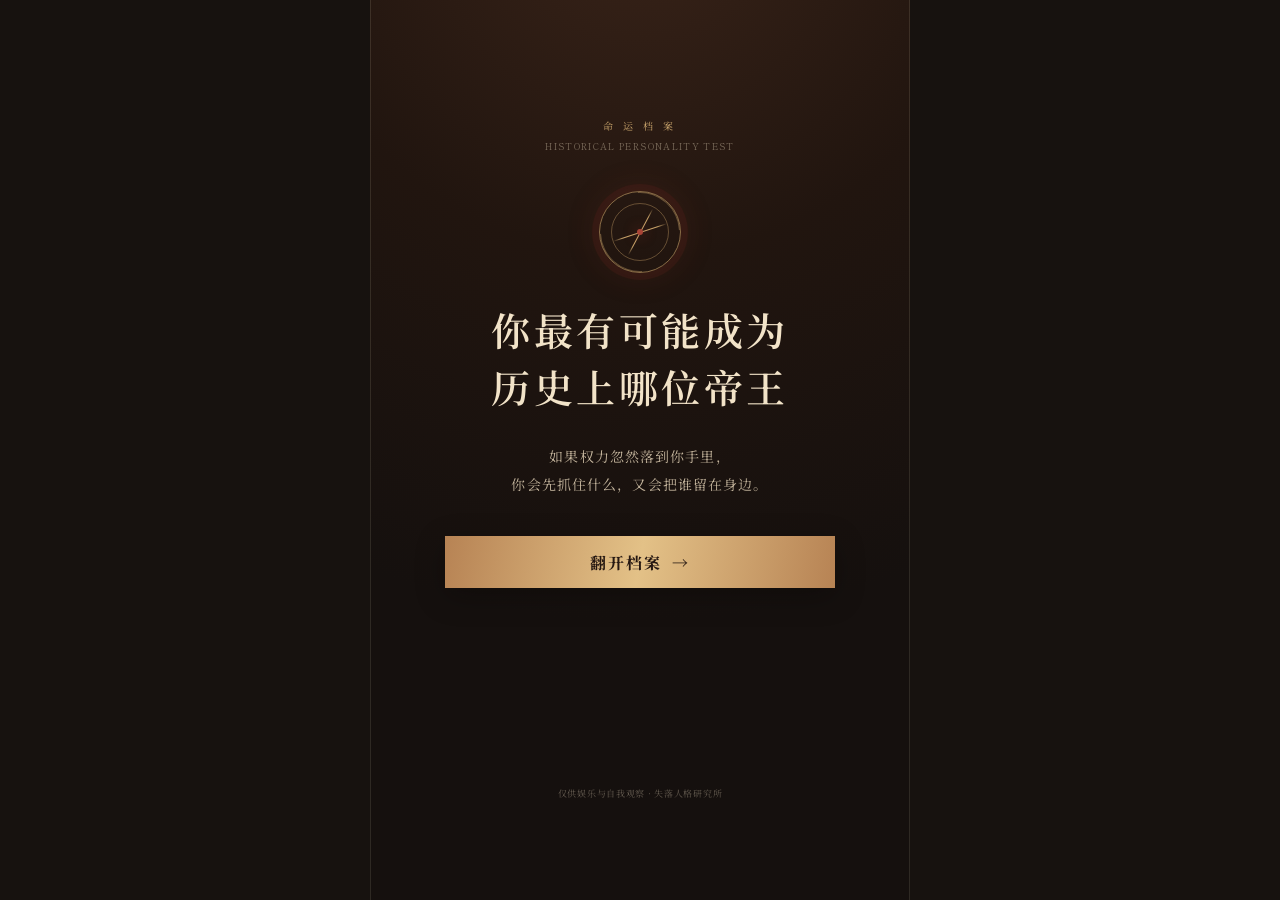
<file: historical-emperors/index.html>
<!doctype html>
<html lang="zh-CN">
  <head>
    <meta charset="UTF-8" />
    <meta name="viewport" content="width=device-width, initial-scale=1.0, maximum-scale=1.0, user-scalable=no" />
    <meta name="theme-color" content="#120f11" />
    <title>你最有可能成为历史上哪位帝王</title>
    <script type="module" crossorigin src="/historical-emperors/assets/index-CwYvQd5s.js"></script>
    <link rel="modulepreload" crossorigin href="/historical-emperors/assets/rolldown-runtime-jpDsebLB.js">
    <link rel="modulepreload" crossorigin href="/historical-emperors/assets/react-BRhEU8Ni.js">
    <link rel="stylesheet" crossorigin href="/historical-emperors/assets/index-6QpeG0G1.css">
  </head>
  <body>
    <div id="root"></div>
  </body>
</html>
</file>
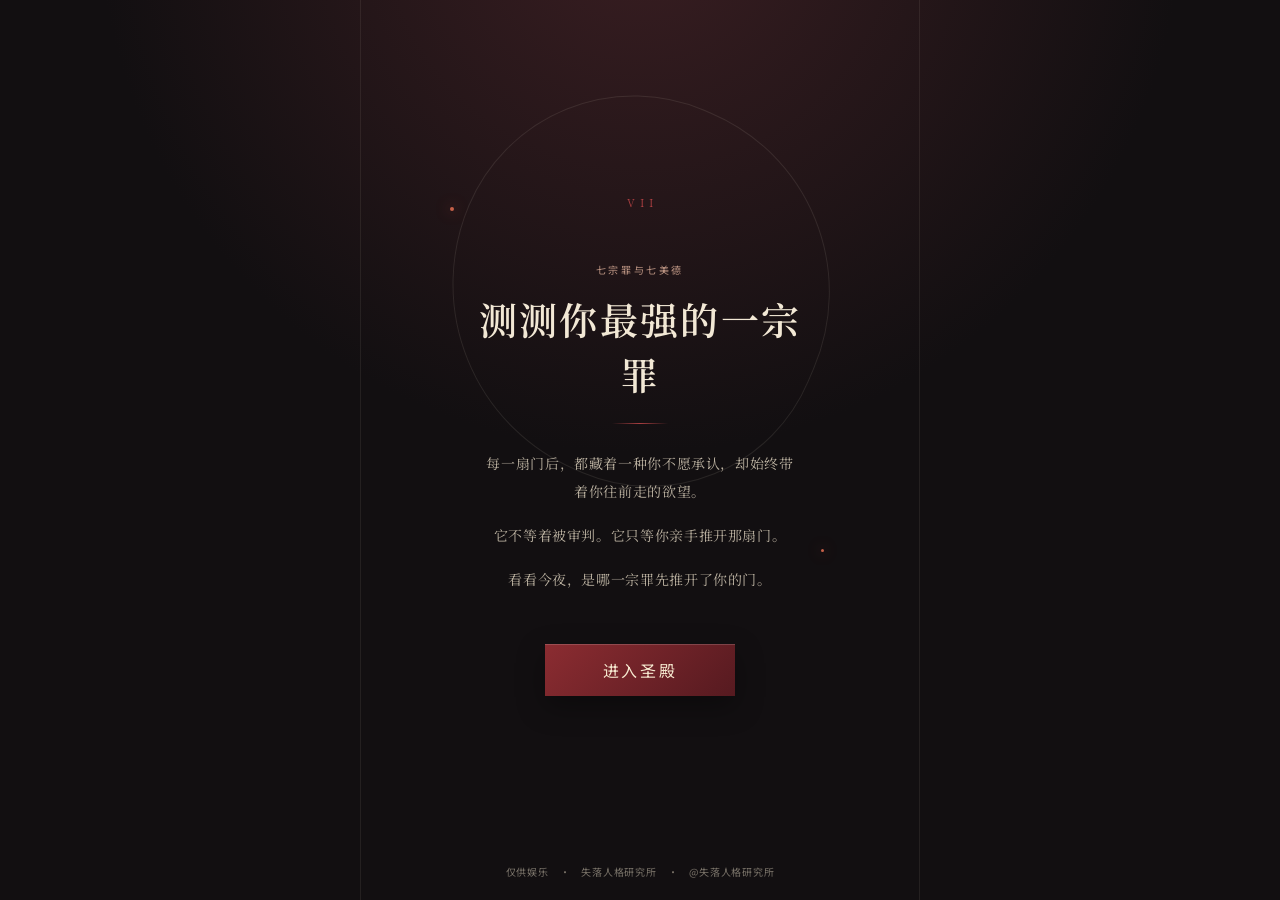
<file: seven-sins-virtues/index.html>
<!doctype html>
<html lang="zh-CN">
  <head>
    <meta charset="UTF-8" />
    <meta name="viewport" content="width=device-width, initial-scale=1.0, maximum-scale=1.0, user-scalable=no" />
    <meta name="theme-color" content="#120f11" />
    <title>七宗罪与七美德</title>
    <script type="module" crossorigin src="/seven-sins-virtues/assets/index-BKgSpba-.js"></script>
    <link rel="modulepreload" crossorigin href="/seven-sins-virtues/assets/rolldown-runtime-BYbx6iT9.js">
    <link rel="modulepreload" crossorigin href="/seven-sins-virtues/assets/charts-CuXsJ_tn.js">
    <link rel="modulepreload" crossorigin href="/seven-sins-virtues/assets/motion-B8tCC9ZH.js">
    <link rel="modulepreload" crossorigin href="/seven-sins-virtues/assets/react-ojnCC_Fg.js">
    <link rel="stylesheet" crossorigin href="/seven-sins-virtues/assets/index-CsmIAgNM.css">
  </head>
  <body>
    <div id="root"></div>
  </body>
</html>
</file>
<file: historical-emperors/assets/index-6QpeG0G1.css>
@import "https://fonts.googleapis.com/css2?family=Noto+Serif+SC:wght@400;500;600;700&family=Shippori+Mincho:wght@400;500&display=swap";*{box-sizing:border-box}html{background:#17120f}body{color:#e8dbc4;background:#17120f;min-width:320px;margin:0;font-family:Noto Serif SC,serif}button{font:inherit}:root{--ink:#15100e;--paper:#e7d8bc;--dim:#a99981;--red:#9e342b;--gold:#caa46a;--line:#e7d8bc2b}.app-shell{background:radial-gradient(circle at 50% -12%, #3a2419 0%, #21150f 35%, var(--ink) 70%);max-width:540px;min-height:100svh;margin:0 auto;position:relative;overflow:hidden}.map-grain{opacity:.18;background-image:linear-gradient(90deg,#0000 49.7%,#e2ceac2e 50%,#0000 50.3%),linear-gradient(#0000 49.7%,#e2ceac1f 50%,#0000 50.3%);background-size:88px 88px;position:absolute;inset:0;-webkit-mask-image:radial-gradient(circle at 50% 35%,#000,#0000 74%);mask-image:radial-gradient(circle at 50% 35%,#000,#0000 74%)}.intro-shell{place-items:center;padding:42px 24px 24px;display:grid}.intro-card{z-index:1;text-align:center;width:min(100%,390px);position:relative}.archive-mark,.intro-index,.question-label{color:#cba66d;letter-spacing:.35em;margin:0;font-size:10px}.intro-index{color:#e7d8bc6b;letter-spacing:.15em;margin-top:8px;font:9px/1.4 Shippori Mincho,serif}.map-mark,.loading-mark{border:1px solid #caa46a9e;border-radius:50%;width:82px;height:82px;margin:38px auto 28px;position:relative;box-shadow:0 0 0 7px #9e342b1c,0 0 35px #9e342b2b}.map-mark:before,.map-mark:after,.loading-mark:before,.loading-mark:after{content:"";border:1px solid #caa46a66;border-radius:50%;position:absolute;inset:11px}.map-mark:after,.loading-mark:after{border-inline-color:#0000;inset:0;transform:rotate(42deg)}.map-mark i,.map-mark b,.map-mark em,.loading-mark i,.loading-mark b,.loading-mark em{display:block;position:absolute}.map-mark i,.loading-mark i{background:linear-gradient(#0000,#caa46a 18% 82%,#0000);width:1px;top:14px;bottom:14px;left:50%;transform:rotate(28deg)}.map-mark b,.loading-mark b{background:linear-gradient(90deg,#0000,#caa46a 18% 82%,#0000);height:1px;top:50%;left:12px;right:12px;transform:rotate(-18deg)}.map-mark em,.loading-mark em{background:#a94436;border-radius:50%;width:6px;height:6px;top:calc(50% - 3px);left:calc(50% - 3px);box-shadow:0 0 13px #9e342bcc}.intro-card h1{color:#f2e3c8;letter-spacing:.09em;margin:0;font-size:clamp(29px,8vw,39px);font-weight:600;line-height:1.45}.intro-copy{color:#c3b49c;letter-spacing:.08em;margin:28px 0 38px;font-size:14px;line-height:2}.primary-button,.secondary-button{cursor:pointer;border:0;justify-content:center;align-items:center;gap:10px;width:100%;transition:transform .2s,filter .2s;display:flex}.primary-button{color:#261812;letter-spacing:.12em;background:linear-gradient(100deg,#b78354,#e3c187,#b78354);min-height:52px;font-weight:700;box-shadow:0 8px 30px #00000042}.primary-button:hover{filter:brightness(1.08);transform:translateY(-1px)}.intro-shell footer{z-index:1;color:#e7d8bc61;letter-spacing:.08em;margin-top:48px;font-size:9px;position:relative}.quiz-shell{flex-direction:column;padding:24px 22px 30px;display:flex}.quiz-header{color:#a99981;letter-spacing:.1em;align-items:center;gap:14px;font-size:10px;display:flex}.back-button{color:#cfb58b;border:1px solid var(--line);background:0 0;place-items:center;width:30px;height:30px;display:grid}.back-button:disabled{opacity:.25}.progress-wrap{background:#e7d8bc1f;flex:1;height:2px;overflow:hidden}.progress-wrap i{background:linear-gradient(90deg,#9e342b,#d5af74);height:100%;transition:width .3s;display:block}.question-card{flex-direction:column;flex:1;justify-content:center;padding:32px 0 20px;display:flex}.question-card h2{color:#f0e2cb;letter-spacing:.05em;margin:15px 0 36px;font-size:clamp(24px,6.8vw,31px);font-weight:500;line-height:1.65}.options{gap:11px;display:grid}.option{color:#d8c9b1;text-align:left;border:1px solid var(--line);cursor:pointer;background:#ffffff06;align-items:flex-start;gap:14px;min-height:72px;padding:16px 14px;transition:all .2s;display:flex}.option:hover{background:#9e342b1a;border-color:#caa46aa6}.option:disabled{opacity:.7}.option b{color:#c69a60;letter-spacing:.14em;font-size:11px}.option span{letter-spacing:.03em;font-size:13px;line-height:1.75}.quiz-note{color:#e7d8bc59;text-align:center;letter-spacing:.08em;margin:22px 0 0;font-size:10px}.loading-shell{text-align:center;align-content:center;place-items:center;gap:12px;display:grid}.loading-mark{width:72px;height:72px;margin:0 0 12px;animation:2s ease-in-out infinite map-pulse}.loading-mark:before{inset:10px}.loading-mark i{top:12px;bottom:12px}.loading-mark b{left:10px;right:10px}.loading-shell p{color:#ebdbc2;letter-spacing:.15em;margin:0}.loading-shell small{color:#9f917d;letter-spacing:.08em;font-size:10px}.result-shell{padding:20px 15px 32px}.result-capture{background:linear-gradient(160deg,#211812,#17120f 42%,#25180f);border:1px solid #caa46a40;padding:21px 17px 22px;overflow:hidden}.report-top{color:#c8a873;border-bottom:1px solid var(--line);letter-spacing:.22em;justify-content:space-between;padding-bottom:13px;font-size:9px;display:flex}.report-top i{color:#b55c49;font-style:normal}.verdict{text-align:center;padding:35px 8px 25px}.verdict>p{color:#bca27c;letter-spacing:.25em;margin:0;font-size:10px}.verdict h1{color:#f2e2c5;letter-spacing:.14em;margin:13px 0 15px;font-size:34px}.axis-tags{flex-wrap:wrap;justify-content:center;gap:8px;display:flex}.axis-tags span{color:#d7b982;letter-spacing:.12em;border:1px solid #caa46a73;padding:5px 8px;font-size:9px}.verdict blockquote{color:#d7c5a8;text-align:left;margin:22px auto 0;font-size:14px;line-height:1.9}.radar-section{border-block:1px solid var(--line);padding:17px 0 6px}.radar-section>p{color:#bca98c;letter-spacing:.15em;justify-content:space-between;margin:0 6px;font-size:10px;display:flex}.radar-section>p span{color:#a56251;font-size:8px}.radar{width:100%;max-width:330px;margin:7px auto 0;display:block}.radar-grid,.radar-outline{fill:none;stroke:#e7d8bc26;stroke-width:1px}.radar-outline{stroke:#caa46a52}.radar-value{fill:#9e342b52;stroke:#c36a53;stroke-width:2px}.radar-dot{fill:#e2b879}.radar-label{fill:#d7c5a8;text-anchor:middle;dominant-baseline:middle;font-size:12px}.report-sections{padding:11px 4px 0}.report-sections article{padding:25px 3px 0}.report-sections h2{color:#d4a269;letter-spacing:.15em;margin:0 0 13px;font-size:12px}.report-sections h2:before{content:"▣";color:#9e342b;margin-right:7px}.report-sections p{color:#dfd0bb;letter-spacing:.035em;margin:0;font-size:13px;line-height:2}.report-sections p+p{margin-top:15px}.report-footer{border-top:1px solid var(--line);color:#e7d8bc59;text-align:center;letter-spacing:.06em;margin-top:30px;padding-top:15px;font-size:9px}.result-actions{gap:10px;margin-top:17px;display:grid}.secondary-button{color:#c5b69f;border:1px solid var(--line);letter-spacing:.1em;background:0 0;min-height:46px;font-size:13px}@keyframes map-pulse{50%{opacity:.72;transform:scale(.94)}}@media (width>=620px){.app-shell{border-inline:1px solid #e7d8bc1f}.result-shell{padding-top:34px}.result-capture{padding:27px 30px}}
</file>
<file: seven-sins-virtues/assets/index-CsmIAgNM.css>
@import "https://fonts.googleapis.com/css2?family=Noto+Serif+SC:wght@400;500;600;700&family=Noto+Sans+SC:wght@400;500;600&display=swap";*{box-sizing:border-box}html{background:#120f11}body{color:#eadfc9;background:#120f11;min-width:320px;margin:0;font-family:Noto Sans SC,Microsoft YaHei,sans-serif}button{font:inherit}:root{--ink:#120f11;--stone:#282124;--bone:#eadfc9;--ash:#94877d;--ember:#a83e40;--ember-dark:#641f25;--line:#eadfc92e}.site-shell{background:radial-gradient(circle at 50% -10%, #3a1e22 0, var(--ink) 46%);min-height:100svh;overflow:hidden}.screen-frame{width:min(100%,560px);min-height:100svh;margin:0 auto;padding:28px 24px 20px;position:relative}.eyebrow{color:#be9684;letter-spacing:.26em;text-transform:uppercase;margin:0;font-size:10px}.quiet-footer{color:#eadfc97a;letter-spacing:.08em;text-align:center;font-size:10px;line-height:1.7}.intro-screen{isolation:isolate;flex-direction:column;justify-content:center;align-items:center;padding-bottom:38px;display:flex}.intro-screen:before{content:"";aspect-ratio:1;z-index:-1;border:1px solid #eadfc91a;border-radius:48% 52% 46% 54%;width:min(80vw,380px);position:absolute;top:11vh;transform:rotate(23deg)}.intro-mark{color:#a83e40;letter-spacing:.42em;text-indent:.42em;margin-bottom:52px;font-family:Noto Serif SC,serif;font-size:11px}.intro-copy{text-align:center;max-width:350px}.intro-copy h1{letter-spacing:.06em;color:#f2e8d5;margin:14px 0 22px;font:600 clamp(27px,8vw,38px)/1.45 Noto Serif SC,serif}.intro-copy p:not(.eyebrow){color:#eadfc9c7;letter-spacing:.045em;max-width:315px;margin:16px auto;font:400 14px/2 Noto Serif SC,serif}.stone-rule{background:linear-gradient(90deg,#0000,#a83e40,#0000);width:56px;height:1px;margin:0 auto 25px}.primary-button,.secondary-button{cursor:pointer;letter-spacing:.16em;border:0;justify-content:center;align-items:center;gap:8px;transition:transform .2s,background .2s;display:inline-flex}.primary-button{color:#f6e9d0;background:linear-gradient(135deg,#8b2c31,#561a20);min-width:190px;margin-top:35px;padding:14px 21px;box-shadow:0 10px 28px #00000057,inset 0 1px #ffffff29}.primary-button:active,.secondary-button:active{transform:scale(.97)}.intro-screen .quiet-footer{position:absolute;bottom:20px}.ember{z-index:-1;background:#c76149;border-radius:50%;width:4px;height:4px;animation:5s ease-in-out infinite float;position:absolute;box-shadow:0 0 14px #b54338}.ember-one{top:23%;left:16%}.ember-two{width:3px;height:3px;animation-delay:-2s;top:61%;right:17%}.quiz-screen{flex-direction:column;display:flex}.quiz-header{grid-template-columns:34px 1fr auto;align-items:center;gap:12px;display:grid}.back-button{color:var(--bone);cursor:pointer;opacity:.86;background:0 0;border:0;padding:8px 3px}.back-button:disabled{opacity:.14;cursor:default}.progress-track{background:#eadfc921;height:2px;overflow:hidden}.progress-track span{background:linear-gradient(90deg,#76282d,#c26751);height:100%;transition:width .32s;display:block;box-shadow:0 0 8px #c26751a6}.question-count{color:#b4a499;letter-spacing:.08em;white-space:nowrap;font:11px/1 Noto Serif SC,serif}.question-stage{flex-direction:column;flex:1;justify-content:center;min-height:72vh;padding-bottom:6vh;display:flex}.question-number{color:#ae3e408c;margin:0 0 22px;font:600 48px/.8 Noto Serif SC,serif}.question-stage h2{color:#f1e5d0;letter-spacing:.045em;margin:0;font:500 clamp(22px,6.3vw,29px)/1.72 Noto Serif SC,serif}.scale-wrap{margin-top:68px}.scale-labels{color:#eadfc980;letter-spacing:.04em;justify-content:space-between;font-size:10px;display:flex}.answer-scale{justify-content:space-between;align-items:center;gap:8px;margin-top:20px;display:flex}.scale-dot{cursor:pointer;background:0 0;border:0;flex:1;place-items:center;height:46px;display:grid}.scale-dot span{background:#eadfc908;border:1px solid #eadfc9a6;border-radius:50%;transition:transform .2s,background .2s,border-color .2s;display:block}.dot-1 span,.dot-7 span{width:26px;height:26px}.dot-2 span,.dot-6 span{width:20px;height:20px}.dot-3 span,.dot-5 span{width:14px;height:14px}.dot-4 span{width:9px;height:9px}.scale-dot.selected span{background:#b34643;border-color:#e0a08d;transform:scale(1.15);box-shadow:0 0 0 5px #b3464329,0 0 15px #b3464399}.scale-dot:disabled{cursor:default}.quiz-hint{color:#eadfc961;text-align:center;letter-spacing:.04em;margin:0;font-size:10px}.loading-screen{flex-direction:column;justify-content:center;align-items:center;gap:21px;display:flex}.ash-orbit{border:1px solid #eadfc926;border-radius:50%;width:158px;height:158px;animation:2s ease-in-out infinite breathe;position:relative}.ash-orbit:before,.ash-orbit:after{content:"";border:1px solid #a83e404d;position:absolute;inset:16px;transform:rotate(45deg)}.ash-orbit:after{inset:38px;transform:rotate(0)}.ash-orbit span{background:#c86655;border-radius:50%;width:5px;height:5px;margin:-2.5px;animation:1.7s ease-in-out infinite ash;position:absolute;top:50%;left:50%;box-shadow:0 0 12px #c86655}.ash-orbit span:first-child{transform:translate(-53px,-22px)}.ash-orbit span:nth-child(2){animation-delay:-.25s;transform:translate(36px,-53px)}.ash-orbit span:nth-child(3){animation-delay:-.5s;transform:translate(57px,13px)}.ash-orbit span:nth-child(4){animation-delay:-.7s;transform:translate(13px,55px)}.ash-orbit span:nth-child(5){animation-delay:-.9s;transform:translate(-50px,34px)}.ash-orbit span:nth-child(6){animation-delay:-1.1s;transform:translate(-30px,-55px)}.ash-orbit span:nth-child(7){animation-delay:-1.3s;transform:translate(0)}.loading-screen p{letter-spacing:.18em;margin:13px 0 0;font:500 16px Noto Serif SC,serif}.loading-screen small{color:#eadfc97a;letter-spacing:.1em}.result-screen{padding:22px 15px 34px}.result-capture{background:radial-gradient(circle at 50% 0,#752c3033,#0000 28%),linear-gradient(155deg,#362529e6,#120f11fa 50%);border:1px solid #eadfc933;padding:22px 18px 25px;position:relative;overflow:hidden;box-shadow:0 20px 50px #00000061,inset 0 0 45px #0000006b}.result-capture:before{content:"";pointer-events:none;border:1px solid #eadfc912;position:absolute;inset:8px}.result-capture:after{content:"";opacity:.45;pointer-events:none;mix-blend-mode:soft-light;background-image:radial-gradient(#eadfc91f .55px,#0000 .55px);background-size:7px 7px;position:absolute;inset:0}.result-corner{z-index:1;border-style:solid;border-color:#c8917cb3;width:21px;height:21px;position:absolute}.corner-top-left{border-width:1px 0 0 1px;top:13px;left:13px}.corner-top-right{border-width:1px 1px 0 0;top:13px;right:13px}.corner-bottom-left{border-width:0 0 1px 1px;bottom:13px;left:13px}.corner-bottom-right{border-width:0 1px 1px 0;bottom:13px;right:13px}.result-title-strip{z-index:1;color:#eadfc994;align-items:center;gap:12px;display:flex;position:relative}.result-title-strip:before,.result-title-strip:after{content:"";background:linear-gradient(90deg,#0000,#d0927a8c);flex:1;height:1px}.result-title-strip:after{transform:scaleX(-1)}.result-title-strip p{letter-spacing:.18em;white-space:nowrap;margin:0;font:500 11px Noto Serif SC,serif}.result-title-strip i{color:#bf6859;font-style:normal}.result-title-strip span{color:#bf6859c7;font:10px Noto Serif SC,serif}.result-score-row,.verdict-block,.radar-area,.report-copy,.closing-line,.report-footer{z-index:1;position:relative}.result-score-row{grid-template-columns:1fr 1px 1fr;align-items:stretch;gap:14px;margin-top:24px;display:grid}.score-divider{background:linear-gradient(#0000,#eadfc959,#0000);width:1px;height:auto}.score-label{color:#e7d7be;text-align:center;flex-direction:column;justify-content:center;align-items:center;gap:4px;font-family:Noto Serif SC,serif;display:flex}.score-label small{color:#dea38dd1;letter-spacing:.12em;border:1px solid #d3887359;padding:3px 7px;font-size:8px}.score-label.right small{color:#ded6c2ad;border-color:#ded6c238}.score-label span{letter-spacing:.14em;font-size:22px}.score-label strong{color:#d57b68;font-size:15px;font-weight:600}.score-label.right strong{color:#d5c1a8}.verdict-block{text-align:center;padding:43px 9px 25px}.verdict-block .eyebrow{z-index:1;position:relative}.verdict-block h1{z-index:1;color:#f3e9d7;letter-spacing:.04em;margin:12px 0 0;font:600 clamp(27px,7vw,35px)/1.5 Noto Serif SC,serif;position:relative}.verdict-tags{flex-wrap:wrap;justify-content:center;gap:7px;margin-top:18px;display:flex}.verdict-tags span{letter-spacing:.1em;border:1px solid;padding:5px 9px;font-size:9px}.sin-tag{color:#d88673;background:#7e272b26;border-color:#bf594c94!important}.virtue-tag{color:#d5c9b5;background:#dcd2be0d;border-color:#dcd2be42!important}.radar-area{background:radial-gradient(circle,#75292e24,#0000 63%);border-block:1px solid #eadfc917;min-height:302px;margin:4px -8px 18px;padding-top:12px}.radar-caption{color:#eadfc999;letter-spacing:.14em;justify-content:space-between;align-items:center;padding:0 18px;font:10px Noto Serif SC,serif;display:flex}.radar-caption small{color:#d58673ad;letter-spacing:.08em;font-size:8px}.radar-chart-wrap{width:100%;height:278px}.report-copy{margin-top:25px;padding:0 8px}.report-copy p{color:#eee3cfd9;letter-spacing:.035em;margin:0;font:400 14px/2 Noto Serif SC,serif}.report-copy>p+p{margin-top:26px}.report-copy .virtue-block{border:1px solid #d7cab240;color:#c9b69d;background:linear-gradient(110deg,#e1d3b81a,#e1d3b806);border-left:2px solid #c9af8bbf;margin-top:28px;padding:18px 16px 17px;display:block}.virtue-block small{color:#d7bda2;letter-spacing:.12em;margin-bottom:10px;font-size:9px;display:block}.virtue-block p{color:#d5c5ae!important}.result-details{border-top:1px solid #eadfc926;margin-top:30px;padding:19px 8px 0}.detail-header{color:#eadfc99e;letter-spacing:.16em;align-items:center;gap:10px;font:10px Noto Serif SC,serif;display:flex}.detail-header:after{content:"";background:linear-gradient(90deg,#bf685973,#0000);flex:1;height:1px}.detail-header i{color:#b66050;font-size:9px;font-style:normal}.sin-tags{flex-wrap:wrap;gap:8px;margin-top:15px;display:flex}.sin-tags span{color:#e1a18b;letter-spacing:.08em;background:#7c292b29;border:1px solid #be5b4c7a;padding:7px 10px;font:11px Noto Serif SC,serif}.reality-slices{grid-template-columns:1fr 1fr;gap:10px;margin-top:14px;display:grid}.reality-slice{background:linear-gradient(145deg,#eadfc90e,#0000001f);border:1px solid #eadfc91f;min-height:120px;padding:14px 12px}.reality-slice:first-child{border-top-color:#be5b4c94}.reality-slice small{color:#c47e69;letter-spacing:.12em;font-size:9px;display:block}.reality-slice p{color:#eadfc9c4;letter-spacing:.03em;margin:10px 0 0;font:12px/1.8 Noto Serif SC,serif}.closing-line{color:#e3ac91;text-align:center;letter-spacing:.06em;max-width:265px;margin:42px auto 32px;font:500 20px/1.7 Noto Serif SC,serif}.closing-line:before,.closing-line:after{content:"✦";color:#bf6859b3;font-size:10px;line-height:1;display:block}.closing-line:before{margin-bottom:12px}.closing-line:after{margin-top:12px}.report-footer{border-top:1px solid #eadfc926;align-items:center;gap:14px;padding-top:18px;display:flex}.report-footer p{color:#eadfc9ad;letter-spacing:.05em;margin:0 0 5px;font-size:11px}.report-footer small{color:#eadfc95c;font-size:9px;line-height:1.7}.result-actions{flex-direction:column;align-items:center;gap:12px;margin:20px 0 0;display:flex}.result-actions .primary-button{width:100%;margin:0}.secondary-button{color:#bcae9c;background:0 0;border:1px solid #eadfc933;width:100%;padding:12px}@keyframes float{50%{opacity:.4;transform:translate(8px,-17px)}}@keyframes breathe{50%{opacity:.68;transform:scale(.92)rotate(10deg)}}@keyframes ash{50%{opacity:.35;filter:blur(1px)}}@media (width>=620px){.screen-frame{border-inline:1px solid #eadfc914}.result-screen{padding-top:35px}.result-capture{padding:34px 31px}.radar-chart-wrap{height:330px}}
</file>
